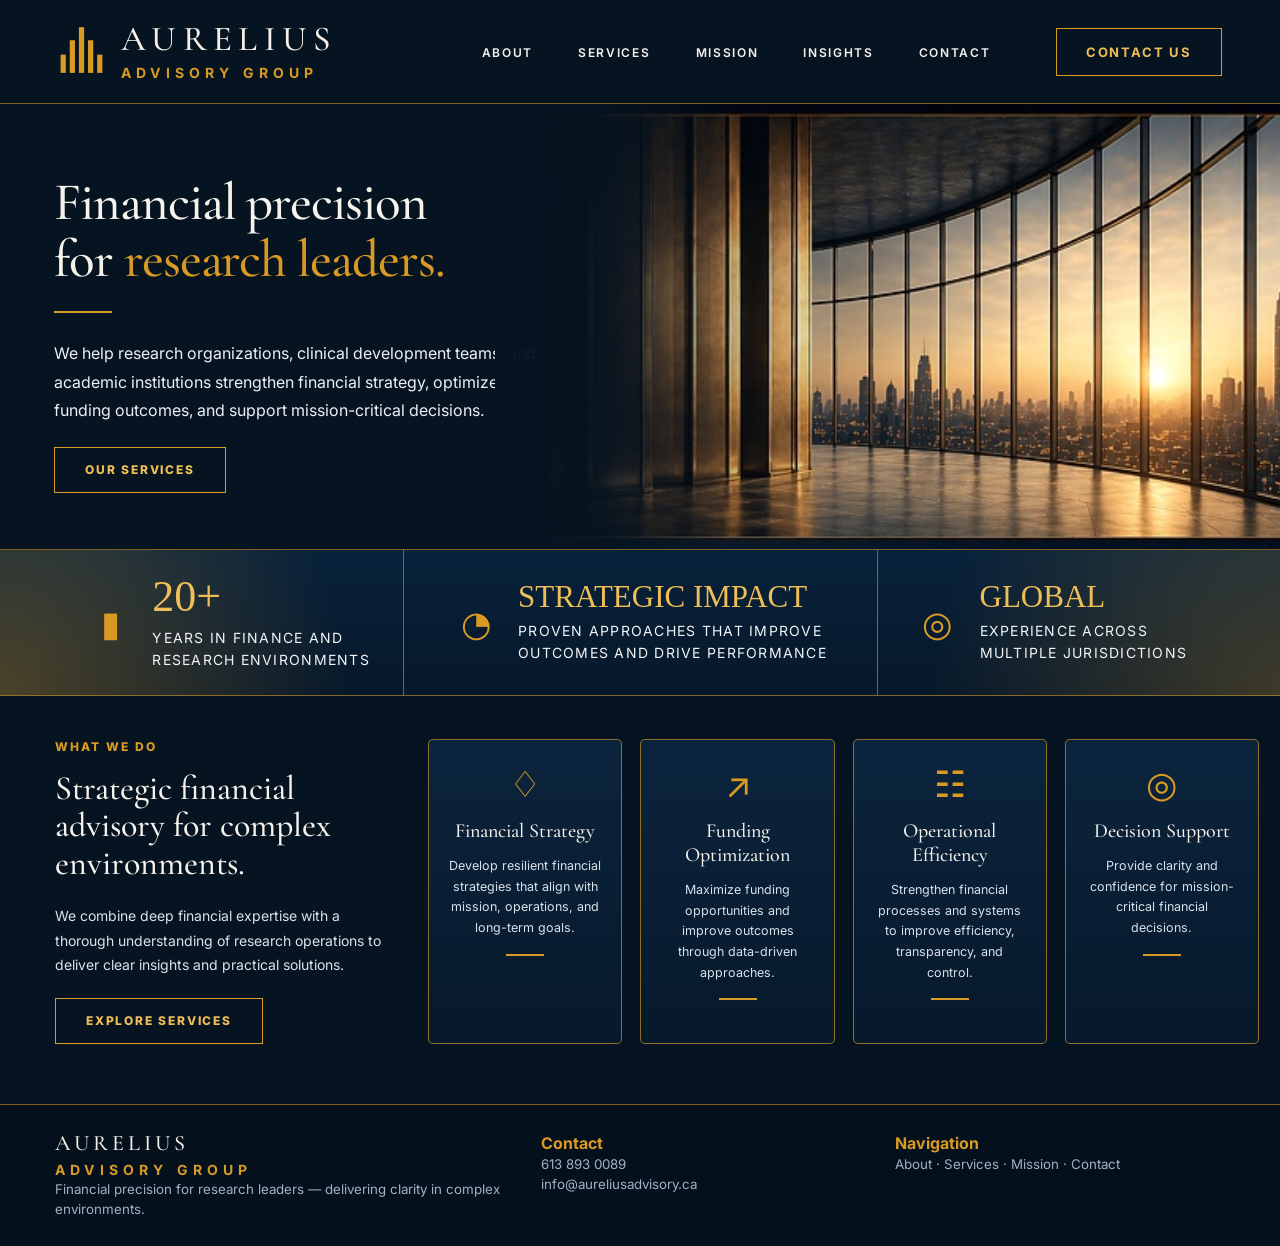
<file: index.html>
<!doctype html>
<html lang="en">
<head>
<meta charset="utf-8">
<meta name="viewport" content="width=device-width, initial-scale=1">
<title>Aurelius Advisory Group</title>
<link rel="preconnect" href="https://fonts.googleapis.com">
<link rel="preconnect" href="https://fonts.gstatic.com" crossorigin>
<link href="https://fonts.googleapis.com/css2?family=Cormorant+Garamond:wght@400;500;600&family=Inter:wght@400;500;600;700&display=swap" rel="stylesheet">
<link rel="stylesheet" href="style.css">
</head>
<body>
<div class="page">

<header class="header">
  <nav class="nav">
    <a class="brand" href="index.html">
      <img src="assets/logo.svg" class="logo-img" alt="Aurelius logo">
      <div><div class="word">Aurelius</div><div class="sub">Advisory Group</div></div>
    </a>
    <div class="links"><a class="" href="about.html">About</a><a class="" href="services.html">Services</a><a class="" href="mission.html">Mission</a><a class="" href="insights.html">Insights</a><a class="" href="contact.html">Contact</a></div>
    <a class="cta" href="contact.html">Contact Us</a>
  </nav>
</header>


<section class="hero">
  <div class="hero-left">
    <h1>Financial precision<br>for <span class="gold">research leaders.</span></h1>
    <div class="rule"></div>
    <p>We help research organizations, clinical development teams, and academic institutions strengthen financial strategy, optimize funding outcomes, and support mission-critical decisions.</p>
    <a class="btn" href="services.html">Our Services</a>
  </div>
  <div class="hero-visual"></div>
</section>

<section class="stats">
  <div class="stats-inner">
    <div class="stat"><div class="stat-icon">▮</div><div><strong>20+</strong><span>Years in finance and<br>research environments</span></div></div>
    <div class="stat"><div class="stat-icon">◔</div><div><strong class="small-title">Strategic Impact</strong><span>Proven approaches that improve<br>outcomes and drive performance</span></div></div>
    <div class="stat"><div class="stat-icon">◎</div><div><strong class="small-title">Global</strong><span>Experience across<br>multiple jurisdictions</span></div></div>
  </div>
</section>
<section class="work">
  <div class="work-grid">
    <div>
      <div class="eyebrow">What we do</div>
      <h2>Strategic financial advisory for complex environments.</h2>
      <p>We combine deep financial expertise with a thorough understanding of research operations to deliver clear insights and practical solutions.</p>
      <a class="btn" href="services.html">Explore Services</a>
    </div>
    <div class="cards">
      <article class="card"><div class="card-icon">♢</div><h3>Financial Strategy</h3><p>Develop resilient financial strategies that align with mission, operations, and long-term goals.</p><div class="mini"></div></article>
      <article class="card"><div class="card-icon">↗</div><h3>Funding Optimization</h3><p>Maximize funding opportunities and improve outcomes through data-driven approaches.</p><div class="mini"></div></article>
      <article class="card"><div class="card-icon">☷</div><h3>Operational Efficiency</h3><p>Strengthen financial processes and systems to improve efficiency, transparency, and control.</p><div class="mini"></div></article>
      <article class="card"><div class="card-icon">◎</div><h3>Decision Support</h3><p>Provide clarity and confidence for mission-critical financial decisions.</p><div class="mini"></div></article>
    </div>
  </div>
</section>


<footer class="footer">
  <div class="footer-grid">
    <div>
      <div class="word" style="font-size:22px">Aurelius</div>
      <div class="sub">Advisory Group</div>
      <small>Financial precision for research leaders — delivering clarity in complex environments.</small>
    </div>
    <div><strong class="gold">Contact</strong><br><small>613 893 0089<br>info@aureliusadvisory.ca</small></div>
    <div><strong class="gold">Navigation</strong><br><small>About · Services · Mission · Contact</small></div>
  </div>
</footer>

</div>
</body>
</html>
</file>
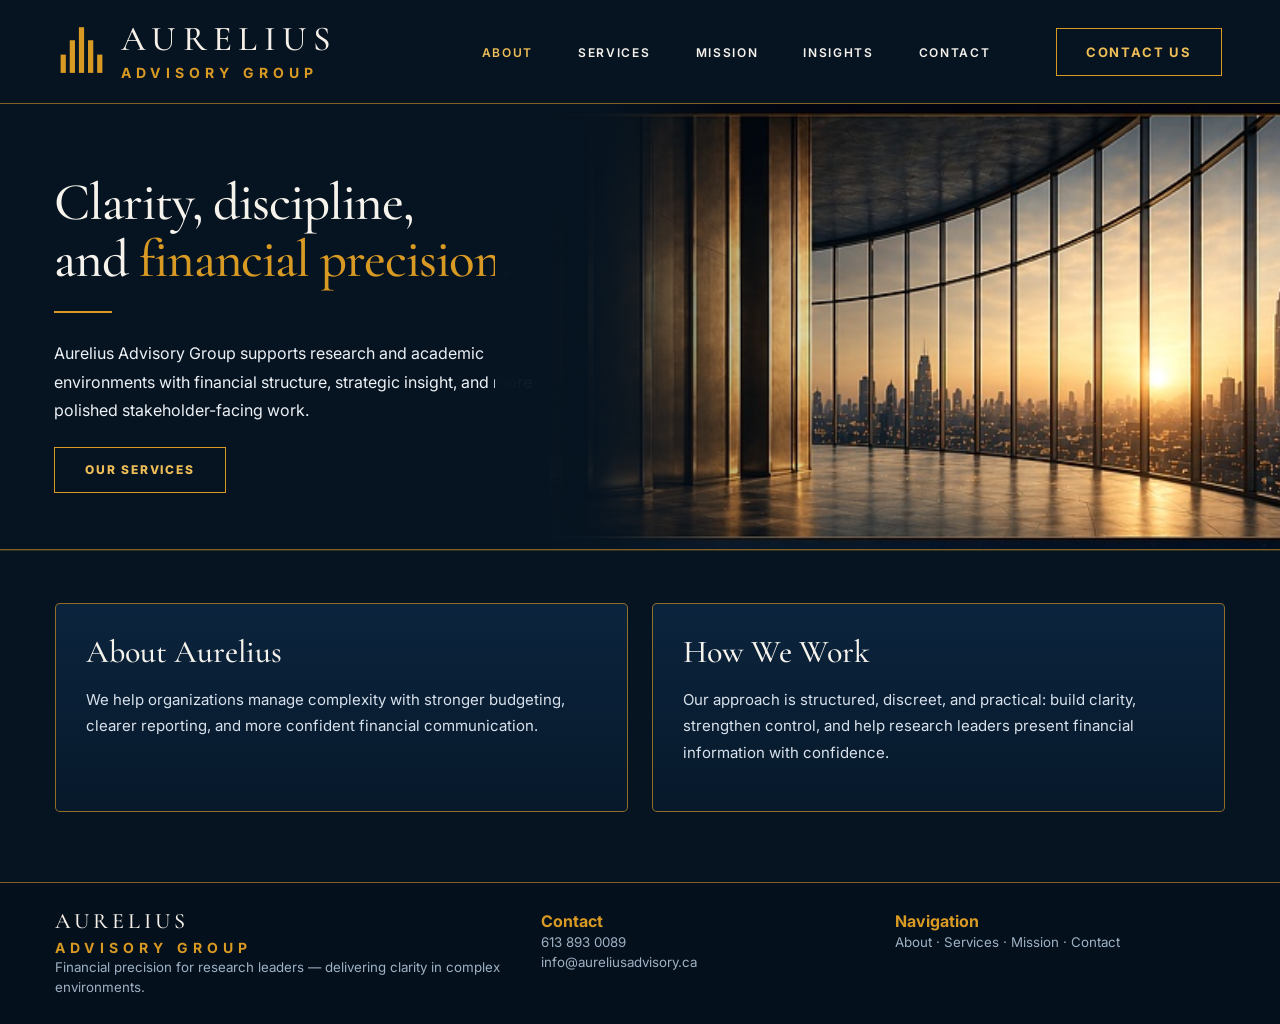
<file: about.html>
<!doctype html>
<html lang="en">
<head>
<meta charset="utf-8">
<meta name="viewport" content="width=device-width, initial-scale=1">
<title>About | Aurelius Advisory Group</title>
<link rel="preconnect" href="https://fonts.googleapis.com">
<link rel="preconnect" href="https://fonts.gstatic.com" crossorigin>
<link href="https://fonts.googleapis.com/css2?family=Cormorant+Garamond:wght@400;500;600&family=Inter:wght@400;500;600;700&display=swap" rel="stylesheet">
<link rel="stylesheet" href="style.css">
</head>
<body>
<div class="page">

<header class="header">
  <nav class="nav">
    <a class="brand" href="index.html">
      <img src="assets/logo.svg" class="logo-img" alt="Aurelius logo">
      <div><div class="word">Aurelius</div><div class="sub">Advisory Group</div></div>
    </a>
    <div class="links"><a class="active" href="about.html">About</a><a class="" href="services.html">Services</a><a class="" href="mission.html">Mission</a><a class="" href="insights.html">Insights</a><a class="" href="contact.html">Contact</a></div>
    <a class="cta" href="contact.html">Contact Us</a>
  </nav>
</header>


<section class="hero">
  <div class="hero-left">
    <h1>Clarity, discipline,<br>and <span class="gold">financial precision.</span></h1>
    <div class="rule"></div>
    <p>Aurelius Advisory Group supports research and academic environments with financial structure, strategic insight, and more polished stakeholder-facing work.</p>
    <a class="btn" href="services.html">Our Services</a>
  </div>
  <div class="hero-visual"></div>
</section>

<section class="content-section">
  <div class="content-grid">
    <div class="panel"><h2>About Aurelius</h2><p>We help organizations manage complexity with stronger budgeting, clearer reporting, and more confident financial communication.</p></div>
    <div class="panel"><h2>How We Work</h2><p>Our approach is structured, discreet, and practical: build clarity, strengthen control, and help research leaders present financial information with confidence.</p></div>
  </div>
</section>


<footer class="footer">
  <div class="footer-grid">
    <div>
      <div class="word" style="font-size:22px">Aurelius</div>
      <div class="sub">Advisory Group</div>
      <small>Financial precision for research leaders — delivering clarity in complex environments.</small>
    </div>
    <div><strong class="gold">Contact</strong><br><small>613 893 0089<br>info@aureliusadvisory.ca</small></div>
    <div><strong class="gold">Navigation</strong><br><small>About · Services · Mission · Contact</small></div>
  </div>
</footer>

</div>
</body>
</html>
</file>
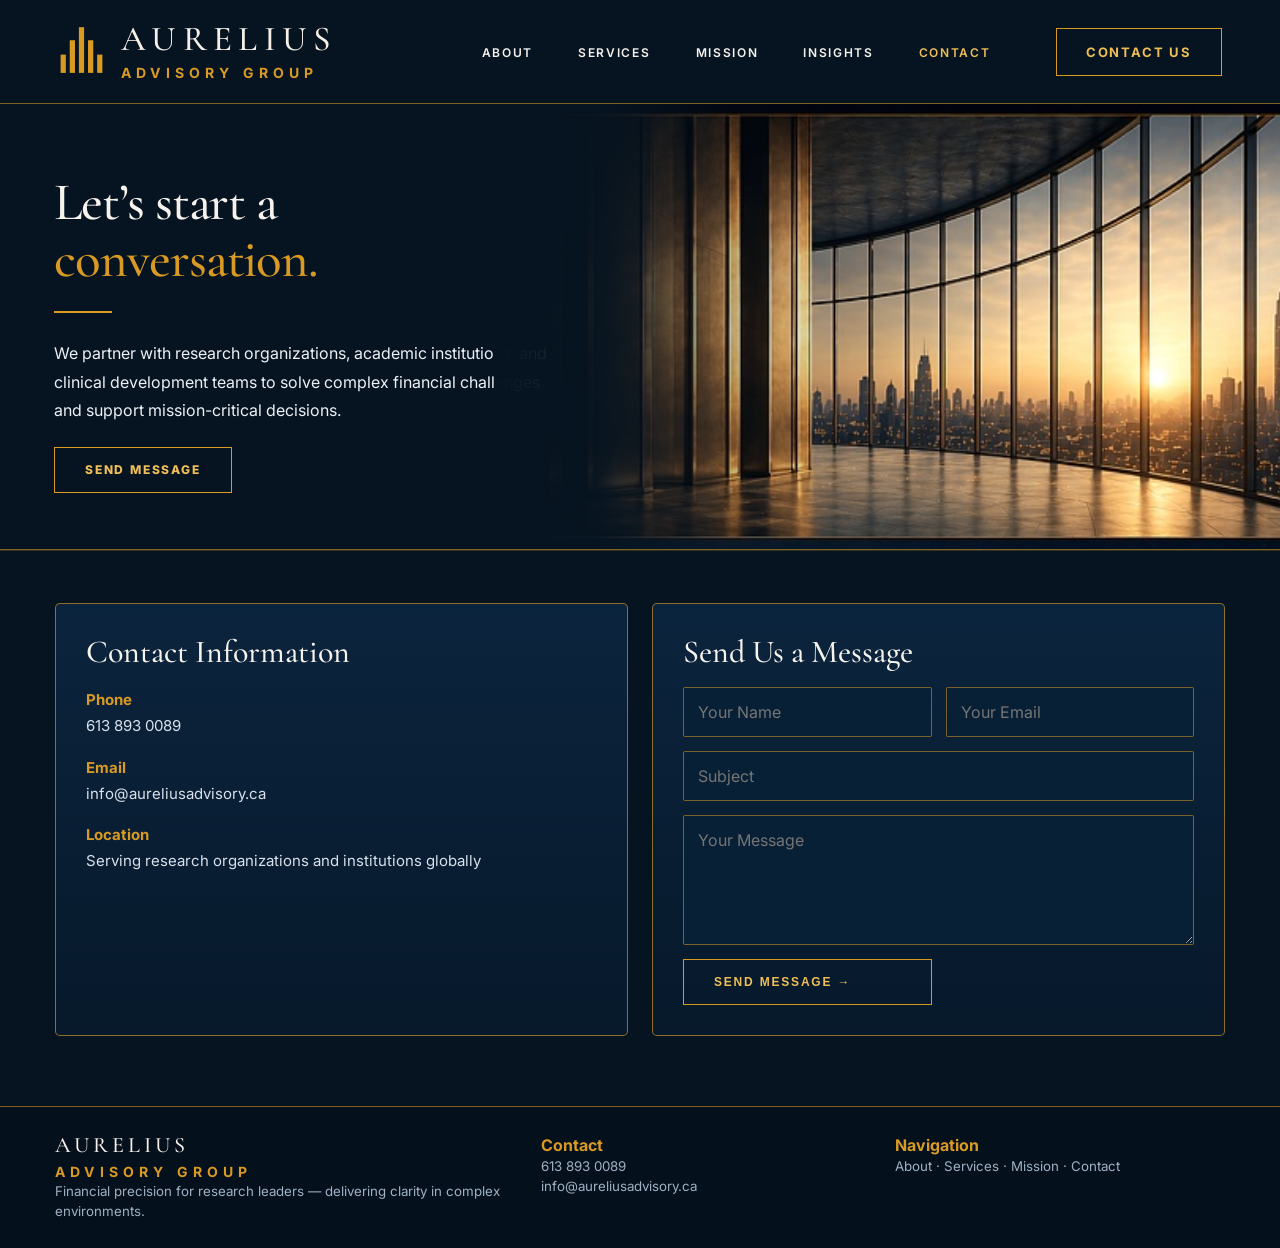
<file: contact.html>
<!doctype html>
<html lang="en">
<head>
<meta charset="utf-8">
<meta name="viewport" content="width=device-width, initial-scale=1">
<title>Contact | Aurelius Advisory Group</title>
<link rel="preconnect" href="https://fonts.googleapis.com">
<link rel="preconnect" href="https://fonts.gstatic.com" crossorigin>
<link href="https://fonts.googleapis.com/css2?family=Cormorant+Garamond:wght@400;500;600&family=Inter:wght@400;500;600;700&display=swap" rel="stylesheet">
<link rel="stylesheet" href="style.css">
</head>
<body>
<div class="page">

<header class="header">
  <nav class="nav">
    <a class="brand" href="index.html">
      <img src="assets/logo.svg" class="logo-img" alt="Aurelius logo">
      <div><div class="word">Aurelius</div><div class="sub">Advisory Group</div></div>
    </a>
    <div class="links"><a class="" href="about.html">About</a><a class="" href="services.html">Services</a><a class="" href="mission.html">Mission</a><a class="" href="insights.html">Insights</a><a class="active" href="contact.html">Contact</a></div>
    <a class="cta" href="contact.html">Contact Us</a>
  </nav>
</header>


<section class="hero">
  <div class="hero-left">
    <h1>Let’s start a<br><span class="gold">conversation.</span></h1>
    <div class="rule"></div>
    <p>We partner with research organizations, academic institutions, and clinical development teams to solve complex financial challenges and support mission-critical decisions.</p>
    <a class="btn" href="contact.html">Send Message</a>
  </div>
  <div class="hero-visual"></div>
</section>

<section class="content-section">
  <div class="content-grid">
    <div class="panel">
      <h2>Contact Information</h2>
      <p><strong class="gold">Phone</strong><br>613 893 0089</p>
      <p><strong class="gold">Email</strong><br>info@aureliusadvisory.ca</p>
      <p><strong class="gold">Location</strong><br>Serving research organizations and institutions globally</p>
    </div>
    <div class="panel">
      <h2>Send Us a Message</h2>
      <form>
        <div class="form-grid">
          <input placeholder="Your Name">
          <input placeholder="Your Email">
          <input class="full" placeholder="Subject">
          <textarea class="full" placeholder="Your Message"></textarea>
          <button type="button" class="btn submit">Send Message →</button>
        </div>
      </form>
    </div>
  </div>
</section>


<footer class="footer">
  <div class="footer-grid">
    <div>
      <div class="word" style="font-size:22px">Aurelius</div>
      <div class="sub">Advisory Group</div>
      <small>Financial precision for research leaders — delivering clarity in complex environments.</small>
    </div>
    <div><strong class="gold">Contact</strong><br><small>613 893 0089<br>info@aureliusadvisory.ca</small></div>
    <div><strong class="gold">Navigation</strong><br><small>About · Services · Mission · Contact</small></div>
  </div>
</footer>

</div>
</body>
</html>
</file>
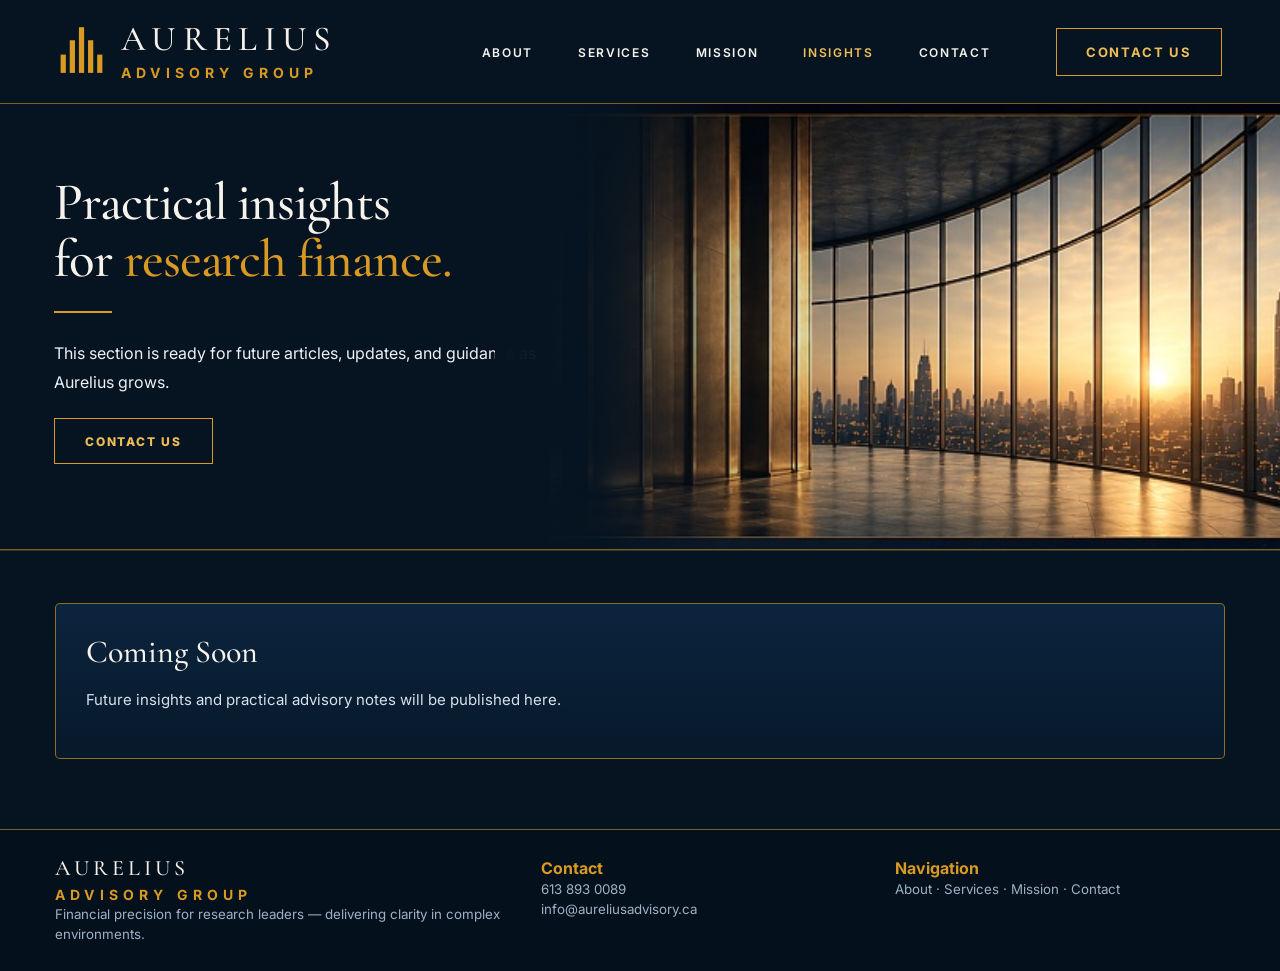
<file: insights.html>
<!doctype html>
<html lang="en">
<head>
<meta charset="utf-8">
<meta name="viewport" content="width=device-width, initial-scale=1">
<title>Insights | Aurelius Advisory Group</title>
<link rel="preconnect" href="https://fonts.googleapis.com">
<link rel="preconnect" href="https://fonts.gstatic.com" crossorigin>
<link href="https://fonts.googleapis.com/css2?family=Cormorant+Garamond:wght@400;500;600&family=Inter:wght@400;500;600;700&display=swap" rel="stylesheet">
<link rel="stylesheet" href="style.css">
</head>
<body>
<div class="page">

<header class="header">
  <nav class="nav">
    <a class="brand" href="index.html">
      <img src="assets/logo.svg" class="logo-img" alt="Aurelius logo">
      <div><div class="word">Aurelius</div><div class="sub">Advisory Group</div></div>
    </a>
    <div class="links"><a class="" href="about.html">About</a><a class="" href="services.html">Services</a><a class="" href="mission.html">Mission</a><a class="active" href="insights.html">Insights</a><a class="" href="contact.html">Contact</a></div>
    <a class="cta" href="contact.html">Contact Us</a>
  </nav>
</header>


<section class="hero">
  <div class="hero-left">
    <h1>Practical insights<br>for <span class="gold">research finance.</span></h1>
    <div class="rule"></div>
    <p>This section is ready for future articles, updates, and guidance as Aurelius grows.</p>
    <a class="btn" href="contact.html">Contact Us</a>
  </div>
  <div class="hero-visual"></div>
</section>

<section class="content-section">
  <div class="panel"><h2>Coming Soon</h2><p>Future insights and practical advisory notes will be published here.</p></div>
</section>


<footer class="footer">
  <div class="footer-grid">
    <div>
      <div class="word" style="font-size:22px">Aurelius</div>
      <div class="sub">Advisory Group</div>
      <small>Financial precision for research leaders — delivering clarity in complex environments.</small>
    </div>
    <div><strong class="gold">Contact</strong><br><small>613 893 0089<br>info@aureliusadvisory.ca</small></div>
    <div><strong class="gold">Navigation</strong><br><small>About · Services · Mission · Contact</small></div>
  </div>
</footer>

</div>
</body>
</html>
</file>
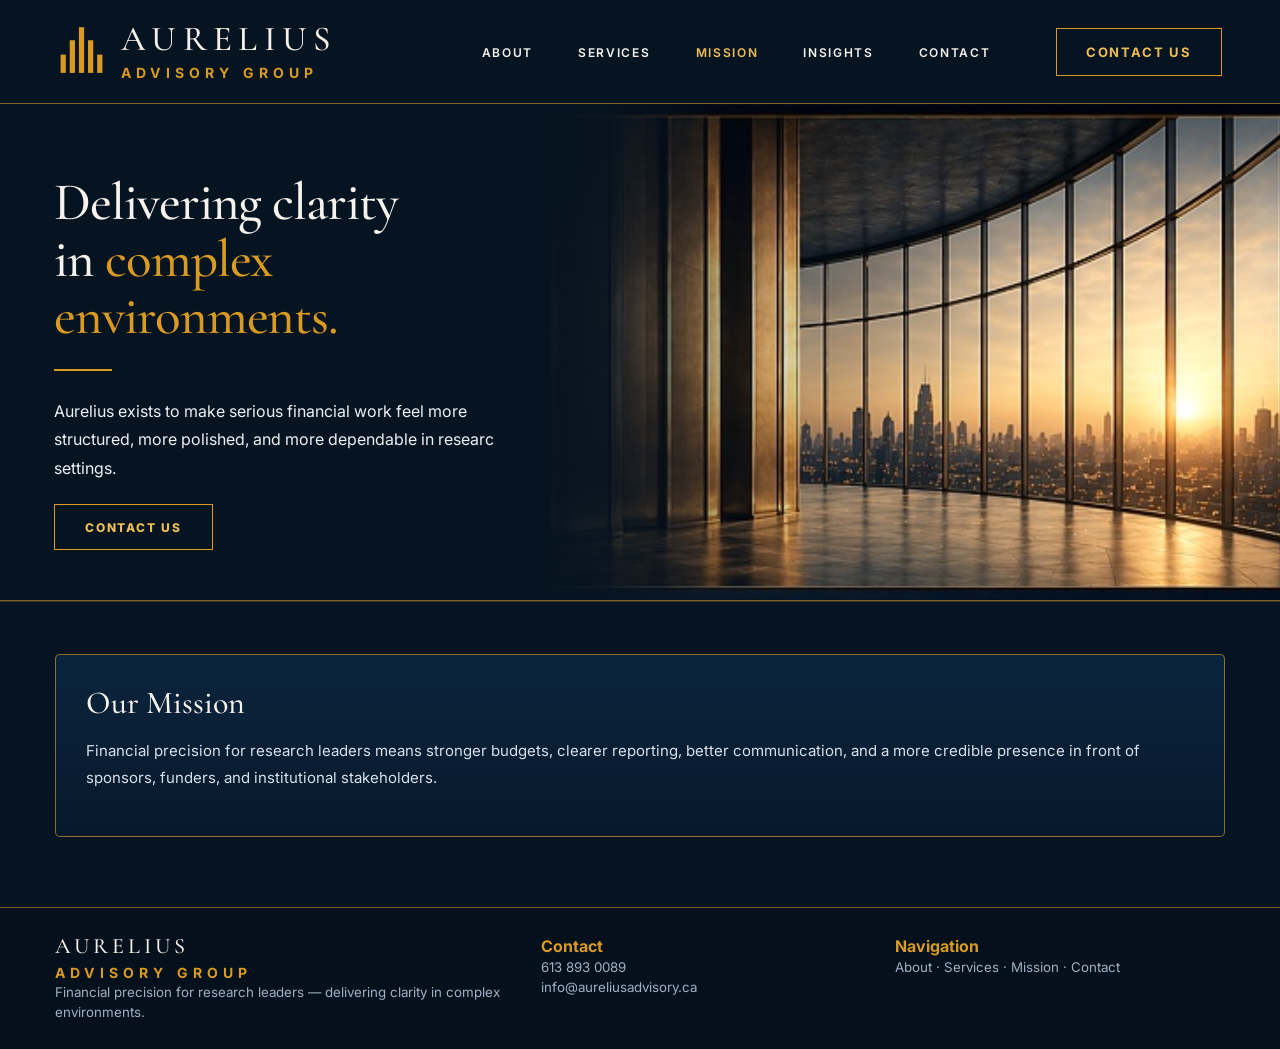
<file: mission.html>
<!doctype html>
<html lang="en">
<head>
<meta charset="utf-8">
<meta name="viewport" content="width=device-width, initial-scale=1">
<title>Mission | Aurelius Advisory Group</title>
<link rel="preconnect" href="https://fonts.googleapis.com">
<link rel="preconnect" href="https://fonts.gstatic.com" crossorigin>
<link href="https://fonts.googleapis.com/css2?family=Cormorant+Garamond:wght@400;500;600&family=Inter:wght@400;500;600;700&display=swap" rel="stylesheet">
<link rel="stylesheet" href="style.css">
</head>
<body>
<div class="page">

<header class="header">
  <nav class="nav">
    <a class="brand" href="index.html">
      <img src="assets/logo.svg" class="logo-img" alt="Aurelius logo">
      <div><div class="word">Aurelius</div><div class="sub">Advisory Group</div></div>
    </a>
    <div class="links"><a class="" href="about.html">About</a><a class="" href="services.html">Services</a><a class="active" href="mission.html">Mission</a><a class="" href="insights.html">Insights</a><a class="" href="contact.html">Contact</a></div>
    <a class="cta" href="contact.html">Contact Us</a>
  </nav>
</header>


<section class="hero">
  <div class="hero-left">
    <h1>Delivering clarity<br>in <span class="gold">complex environments.</span></h1>
    <div class="rule"></div>
    <p>Aurelius exists to make serious financial work feel more structured, more polished, and more dependable in research settings.</p>
    <a class="btn" href="contact.html">Contact Us</a>
  </div>
  <div class="hero-visual"></div>
</section>

<section class="content-section">
  <div class="panel">
    <h2>Our Mission</h2>
    <p>Financial precision for research leaders means stronger budgets, clearer reporting, better communication, and a more credible presence in front of sponsors, funders, and institutional stakeholders.</p>
  </div>
</section>


<footer class="footer">
  <div class="footer-grid">
    <div>
      <div class="word" style="font-size:22px">Aurelius</div>
      <div class="sub">Advisory Group</div>
      <small>Financial precision for research leaders — delivering clarity in complex environments.</small>
    </div>
    <div><strong class="gold">Contact</strong><br><small>613 893 0089<br>info@aureliusadvisory.ca</small></div>
    <div><strong class="gold">Navigation</strong><br><small>About · Services · Mission · Contact</small></div>
  </div>
</footer>

</div>
</body>
</html>
</file>
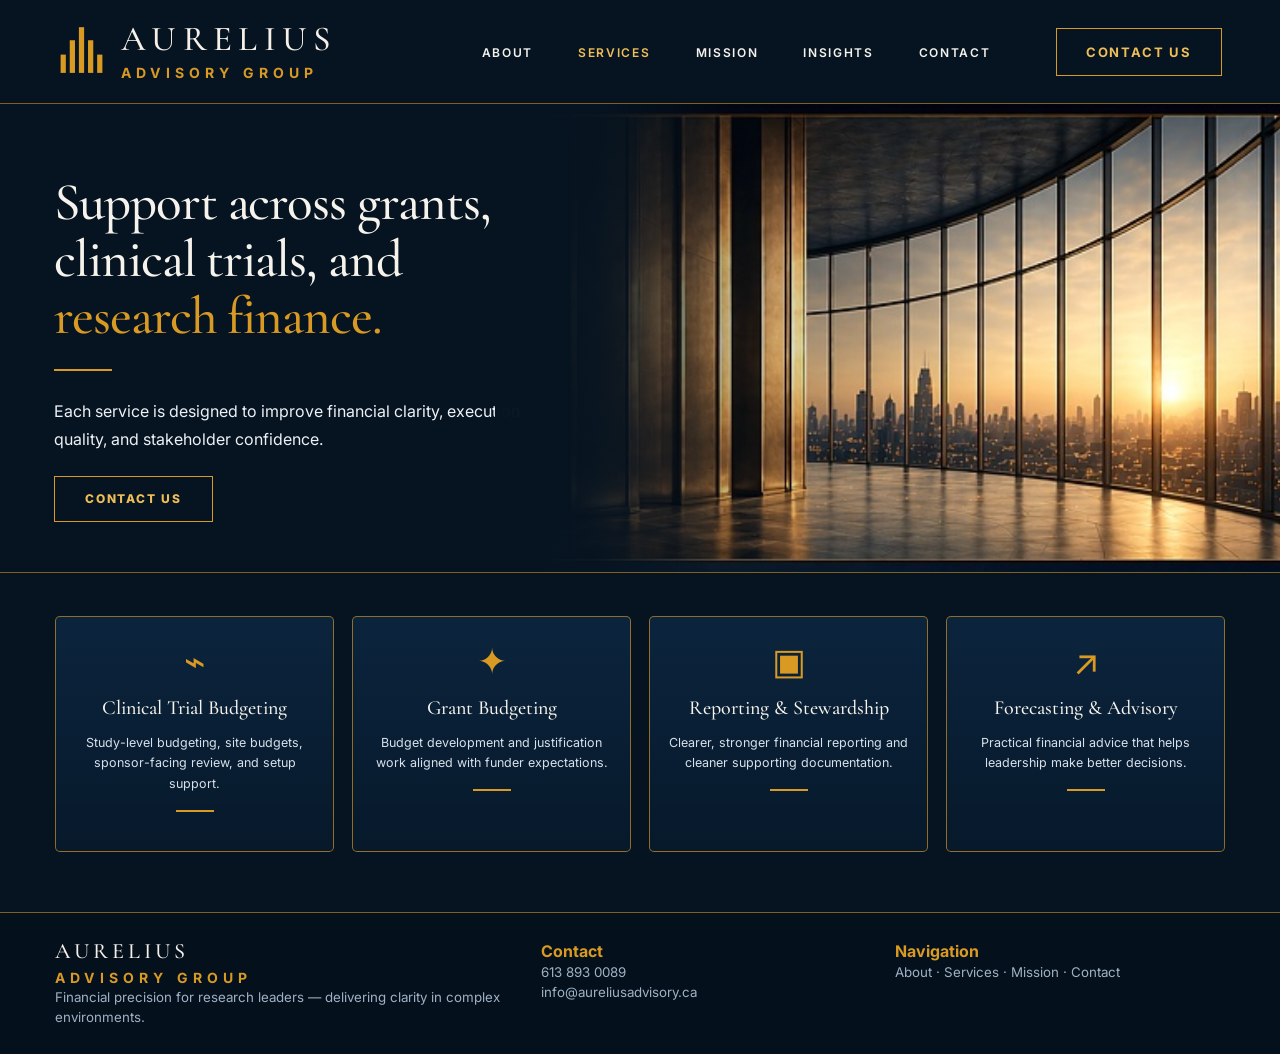
<file: services.html>
<!doctype html>
<html lang="en">
<head>
<meta charset="utf-8">
<meta name="viewport" content="width=device-width, initial-scale=1">
<title>Services | Aurelius Advisory Group</title>
<link rel="preconnect" href="https://fonts.googleapis.com">
<link rel="preconnect" href="https://fonts.gstatic.com" crossorigin>
<link href="https://fonts.googleapis.com/css2?family=Cormorant+Garamond:wght@400;500;600&family=Inter:wght@400;500;600;700&display=swap" rel="stylesheet">
<link rel="stylesheet" href="style.css">
</head>
<body>
<div class="page">

<header class="header">
  <nav class="nav">
    <a class="brand" href="index.html">
      <img src="assets/logo.svg" class="logo-img" alt="Aurelius logo">
      <div><div class="word">Aurelius</div><div class="sub">Advisory Group</div></div>
    </a>
    <div class="links"><a class="" href="about.html">About</a><a class="active" href="services.html">Services</a><a class="" href="mission.html">Mission</a><a class="" href="insights.html">Insights</a><a class="" href="contact.html">Contact</a></div>
    <a class="cta" href="contact.html">Contact Us</a>
  </nav>
</header>


<section class="hero">
  <div class="hero-left">
    <h1>Support across grants,<br>clinical trials, and <span class="gold">research finance.</span></h1>
    <div class="rule"></div>
    <p>Each service is designed to improve financial clarity, execution quality, and stakeholder confidence.</p>
    <a class="btn" href="contact.html">Contact Us</a>
  </div>
  <div class="hero-visual"></div>
</section>

<section class="work">
  <div class="cards">
    <article class="card"><div class="card-icon">⌁</div><h3>Clinical Trial Budgeting</h3><p>Study-level budgeting, site budgets, sponsor-facing review, and setup support.</p><div class="mini"></div></article>
    <article class="card"><div class="card-icon">✦</div><h3>Grant Budgeting</h3><p>Budget development and justification work aligned with funder expectations.</p><div class="mini"></div></article>
    <article class="card"><div class="card-icon">▣</div><h3>Reporting & Stewardship</h3><p>Clearer, stronger financial reporting and cleaner supporting documentation.</p><div class="mini"></div></article>
    <article class="card"><div class="card-icon">↗</div><h3>Forecasting & Advisory</h3><p>Practical financial advice that helps leadership make better decisions.</p><div class="mini"></div></article>
  </div>
</section>


<footer class="footer">
  <div class="footer-grid">
    <div>
      <div class="word" style="font-size:22px">Aurelius</div>
      <div class="sub">Advisory Group</div>
      <small>Financial precision for research leaders — delivering clarity in complex environments.</small>
    </div>
    <div><strong class="gold">Contact</strong><br><small>613 893 0089<br>info@aureliusadvisory.ca</small></div>
    <div><strong class="gold">Navigation</strong><br><small>About · Services · Mission · Contact</small></div>
  </div>
</footer>

</div>
</body>
</html>
</file>
<file: style.css>
:root{
  --navy:#061421;
  --navy-dark:#04101c;
  --navy-card:#07192b;
  --navy-card2:#0b243d;
  --gold:#d99a24;
  --gold2:#efbe57;
  --white:#f6f2ec;
  --text:#d9e3ee;
  --line:rgba(217,154,36,.58);
}
*{box-sizing:border-box}
html,body{margin:0;background:#061421;color:#fff;font-family:Inter,Arial,sans-serif}
a{text-decoration:none;color:inherit}
h1,h2,h3,.serif,.word{font-family:"Cormorant Garamond",Georgia,'Times New Roman',serif;font-weight:500}
.page{max-width:1440px;margin:0 auto;background:#061421;overflow:hidden;min-height:100vh}
.header{height:104px;background:#061421;border-bottom:1px solid var(--line)}
.nav{height:104px;display:flex;align-items:center;justify-content:space-between;padding:0 58px}
.brand{display:flex;align-items:center;gap:16px}
.logo-img{width:47px;height:60px;display:block}
.word{font-size:35px;letter-spacing:.18em;line-height:.95;text-transform:uppercase;color:#f6f0e9}
.sub{font-size:14px;letter-spacing:.37em;color:var(--gold);font-weight:700;text-transform:uppercase;margin-top:7px}
.links{display:flex;gap:45px;margin-left:80px}
.links a{font-size:12px;letter-spacing:.14em;text-transform:uppercase;color:#f5f2ed;font-weight:600}
.links a.active,.links a:hover{color:var(--gold2)}
.cta{border:1px solid var(--gold);padding:15px 29px;color:var(--gold2);font-size:13px;font-weight:700;letter-spacing:.14em;text-transform:uppercase}
.hero{min-height:446px;border-bottom:1px solid var(--line);display:grid;grid-template-columns:43% 57%;position:relative}
.hero-left{padding-left:54px;padding-top:70px;padding-bottom:50px;background:#061421;position:relative;z-index:2}
.hero-left:after{content:"";position:absolute;right:-175px;top:0;width:230px;height:100%;background:linear-gradient(90deg,#061421 0%,rgba(6,20,33,.88) 45%,rgba(6,20,33,0) 100%);pointer-events:none;z-index:3}
.hero h1{font-size:53px;line-height:1.08;margin:0;color:#f6f2ec;letter-spacing:-.02em}
.gold{color:var(--gold)}
.rule{width:58px;height:2px;background:var(--gold);margin:23px 0 26px}
.hero p{width:522px;max-width:100%;font-size:16px;line-height:1.78;color:#edf1f6;margin:0 0 22px}
.btn{display:inline-flex;border:1px solid var(--gold);height:46px;align-items:center;padding:0 30px;color:var(--gold2);font-weight:800;font-size:12px;letter-spacing:.15em;text-transform:uppercase}
.hero-visual{position:relative;overflow:hidden;background-image:url('assets/hero.jpg');background-size:cover;background-position:center center}
.hero-visual:before{content:"";position:absolute;inset:0;background:linear-gradient(90deg,rgba(6,20,33,.52),rgba(6,20,33,.12) 35%,rgba(6,20,33,0) 60%)}
.stats{min-height:145px;background:
  radial-gradient(circle at 0% 100%,rgba(217,154,36,.32),transparent 27%),
  radial-gradient(circle at 100% 100%,rgba(217,154,36,.26),transparent 27%),
  linear-gradient(180deg,#08223b,#07182a);
  border-bottom:1px solid var(--line);
}
.stats-inner{min-height:145px;display:grid;grid-template-columns:1fr 1.36fr 1fr;padding:0 55px}
.stat{display:flex;align-items:center;justify-content:center;gap:20px;text-align:left;padding:24px}
.stat + .stat{border-left:1px solid var(--line)}
.stat-icon{color:var(--gold);font-size:35px;width:44px;text-align:center}
.stat strong{display:block;color:var(--gold2);font-family:Georgia,'Times New Roman',serif;font-size:44px;line-height:1;font-weight:500}
.stat strong.small-title{font-size:31px;text-transform:uppercase}
.stat span{display:block;color:#f1f4f8;text-transform:uppercase;letter-spacing:.09em;font-size:14px;line-height:1.55;margin-top:8px}
.work{background:#061421;padding:43px 55px 60px}
.work-grid{display:grid;grid-template-columns:29% 71%;gap:34px}
.eyebrow{color:var(--gold);font-size:12px;font-weight:800;letter-spacing:.17em;text-transform:uppercase;margin-bottom:16px}
.work h2{font-size:34px;line-height:1.1;margin:0 0 22px;color:#f6f2ec}
.work p{font-size:14px;line-height:1.75;color:#d9e3ee;margin:0 0 20px}
.cards{display:grid;grid-template-columns:repeat(4,1fr);gap:18px}
.card{min-height:236px;background:linear-gradient(180deg,#0b243d,#07192b);border:1px solid rgba(217,154,36,.65);border-radius:5px;text-align:center;padding:26px 19px 20px}
.card-icon{font-size:36px;color:var(--gold);line-height:1;margin-bottom:17px}
.card h3{font-size:20px;margin:0 0 13px;color:#f6f2ec}
.card p{font-size:12.5px;line-height:1.65;color:#d8e1eb;margin:0}
.mini{width:38px;height:2px;background:var(--gold);margin:15px auto 0}
.content-section{padding:52px 55px 70px;background:#061421;border-top:1px solid rgba(217,154,36,.22)}
.content-grid{display:grid;grid-template-columns:1fr 1fr;gap:24px}
.panel{background:linear-gradient(180deg,#0b243d,#07192b);border:1px solid rgba(217,154,36,.65);border-radius:5px;padding:30px}
.panel h2{font-size:32px;line-height:1.1;margin:0 0 18px;color:#f6f2ec}
.panel p,.panel li{color:#d8e1eb;font-size:15px;line-height:1.75}
.panel ul{margin:0;padding-left:18px}
.form-grid{display:grid;grid-template-columns:1fr 1fr;gap:14px}
input,textarea,select{width:100%;background:#082035;border:1px solid rgba(217,154,36,.55);color:#fff;padding:14px;font:inherit;border-radius:2px}
textarea{min-height:130px;resize:vertical}
.full{grid-column:1/-1}
.submit{background:transparent;margin-top:0}
.footer{border-top:1px solid var(--line);padding:28px 55px;color:#d9e3ee;background:#04101c}
.footer-grid{display:grid;grid-template-columns:1.4fr 1fr 1fr;gap:24px}
.footer small{color:#9fb1c3}
@media(max-width:1000px){
  .page{width:100%}.links{display:none}.hero{grid-template-columns:1fr}.hero-left{padding:55px 35px}.hero-left:after{display:none}.hero-visual{height:320px}.stats-inner{grid-template-columns:1fr;padding:0}.stat+.stat{border-left:0;border-top:1px solid var(--line)}.work{padding:45px 30px}.work-grid,.cards,.content-grid,.footer-grid{grid-template-columns:1fr}.card{min-height:auto}.cta{display:none}.nav{padding:18px 30px}
}
</file>
